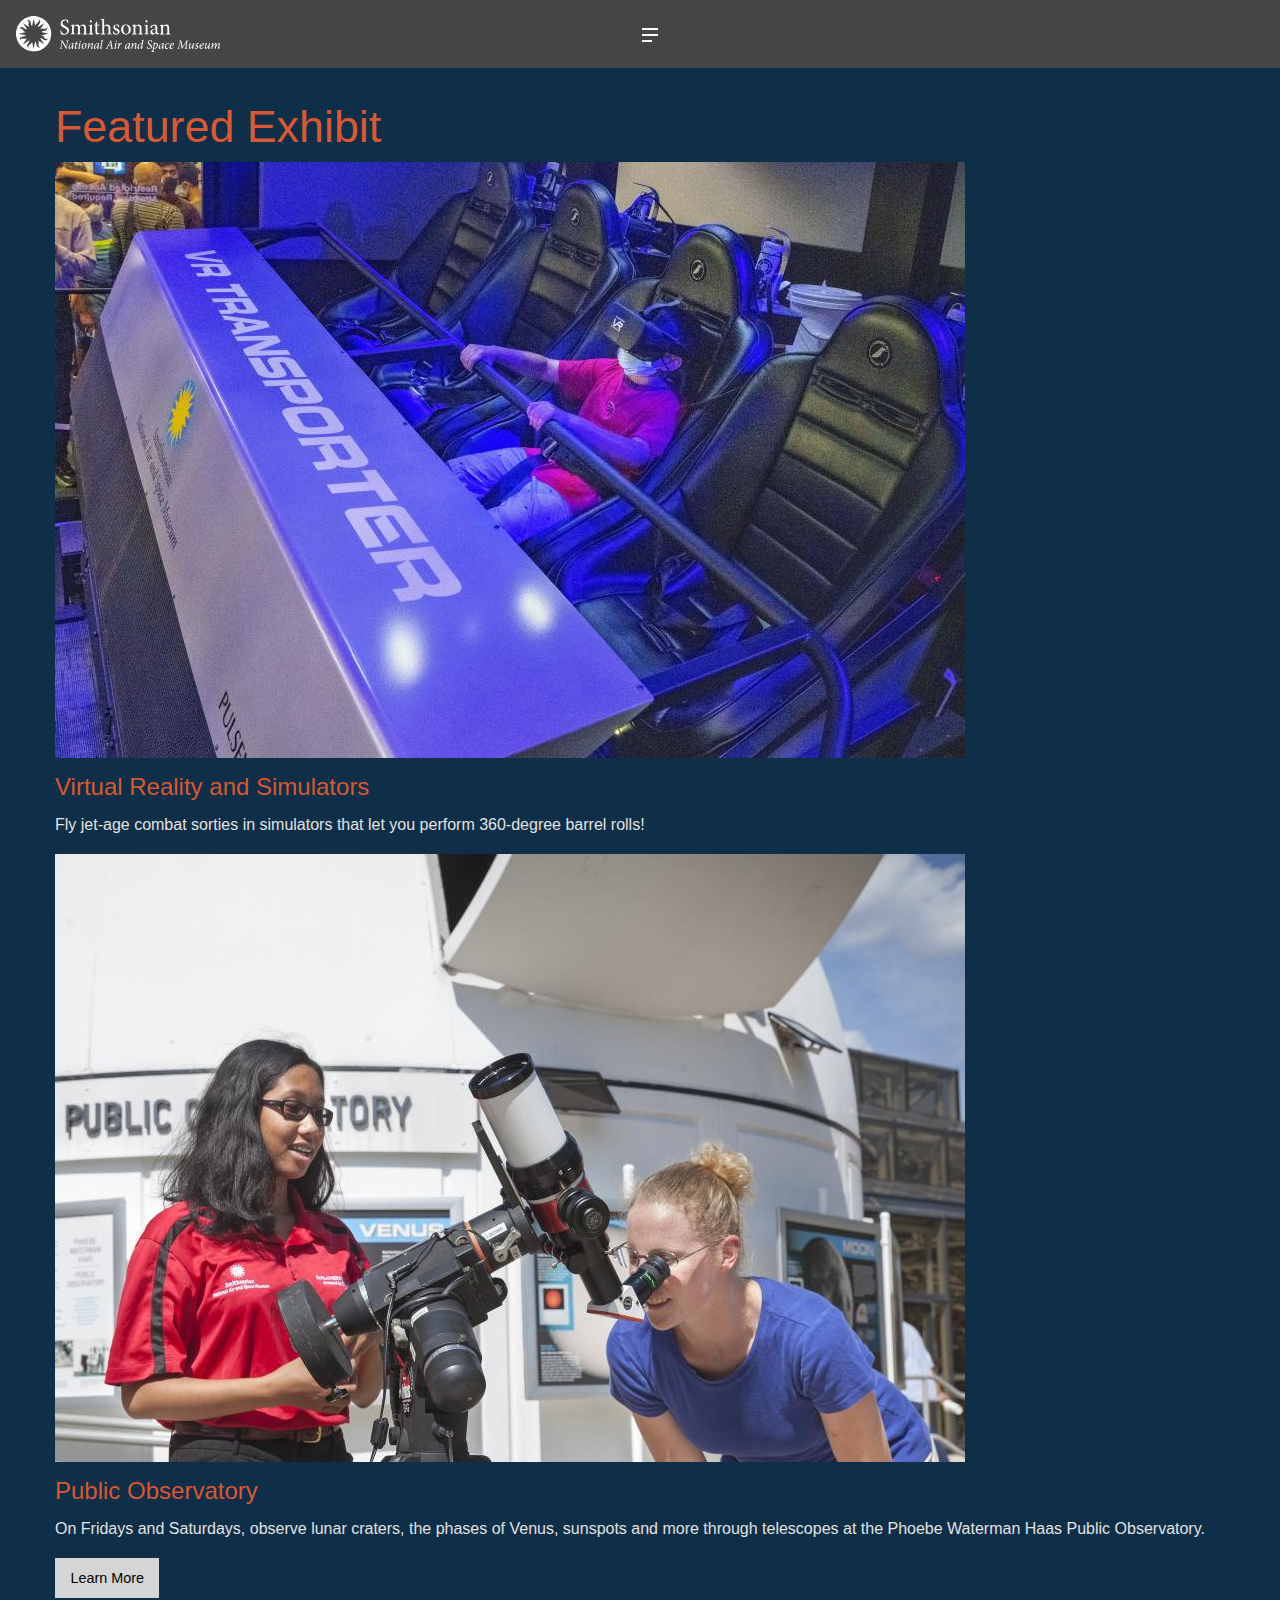
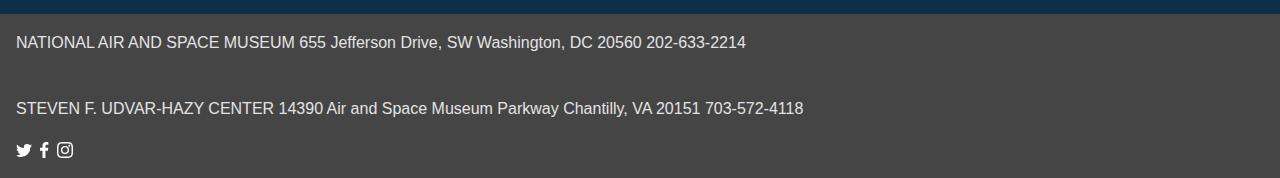
<file: featured-exhibits.html>
<!doctype html>

<html class="no-js" lang="en">

<head>
  <meta charset="utf-8" />
  <meta http-equiv="x-ua-compatible" content="ie=edge">
  <meta name="viewport" content="width=device-width, initial-scale=1.0">
  <title>GDES1060 – Air and Space Museum</title>
  <link rel="stylesheet" href="css/foundation.css">
  <link rel="stylesheet" href="css/motion-ui.min.css" />
  <link rel="stylesheet" href="css/main.css" />
</head>

<body>

  <header>

     <div class="grid-x align-middle">

        <div class="cell small-6">
          <a href="index.html"><img src="img/logo.svg"></a>
        </div>

        <div class="cell small-6">
          <img class="menu-icon" src="img/menu-icon.svg">
        </div>

        <div class="reveal" id="main-menu" data-reveal>
          <nav>
            <ul>
              <li><a href="#">Visit</a></li>
              <li><a href="#">Exhibits</a></li>
              <li><a href="#">Etc</a></li>
            </ul>
          </nav>
          <button class="close-button" data-close aria-label="Close modal" type="button"><span aria-hidden="true">Close</span></button>
        </div>
      <a href="menu-icon" data-open="main-menu" class="menu-link"><i class="fas fa-bars"></i></a>

    </div>
  </header>

<main>
  <section class="featured">
    
      <div class="grid-container">
        <div class="grid-x">
          <div class="cell">

        <h1>Featured Exhibit</h1>
        <img src="img/virtual-reality.jpg">
        <h2>Virtual Reality and Simulators</h2>
        <p>Fly jet-age combat sorties in simulators that let you perform 360-degree barrel rolls!</p>

        <img src="img/observitory.jpg">
        <h2>Public Observatory</h2>
        <p>On Fridays and Saturdays, observe lunar craters, the phases of Venus, sunspots and more through telescopes at the Phoebe Waterman Haas Public Observatory.</p>
      <a class="button" href="public-observatory.html">Learn More</a>

          </div>
        </div>
      </div>
  </section>
</main>

  <footer>
    
    <p>NATIONAL AIR AND SPACE MUSEUM
      655 Jefferson Drive, SW
      Washington, DC 20560
      202-633-2214</p>

    <br>

    <p>STEVEN F. UDVAR-HAZY CENTER
      14390 Air and Space Museum Parkway
      Chantilly, VA 20151
      703-572-4118</p>


        <img src="img/twitter-logo.svg">
        <img src="img/facebook-logo.svg">
        <img src="img/instagram-logo.svg">

  </footer>


  <script src="js/vendor.js"></script>
  <script src="js/foundation.js"></script>

  <script>
    $(document).foundation();
  </script>

</body>

</html>
</file>
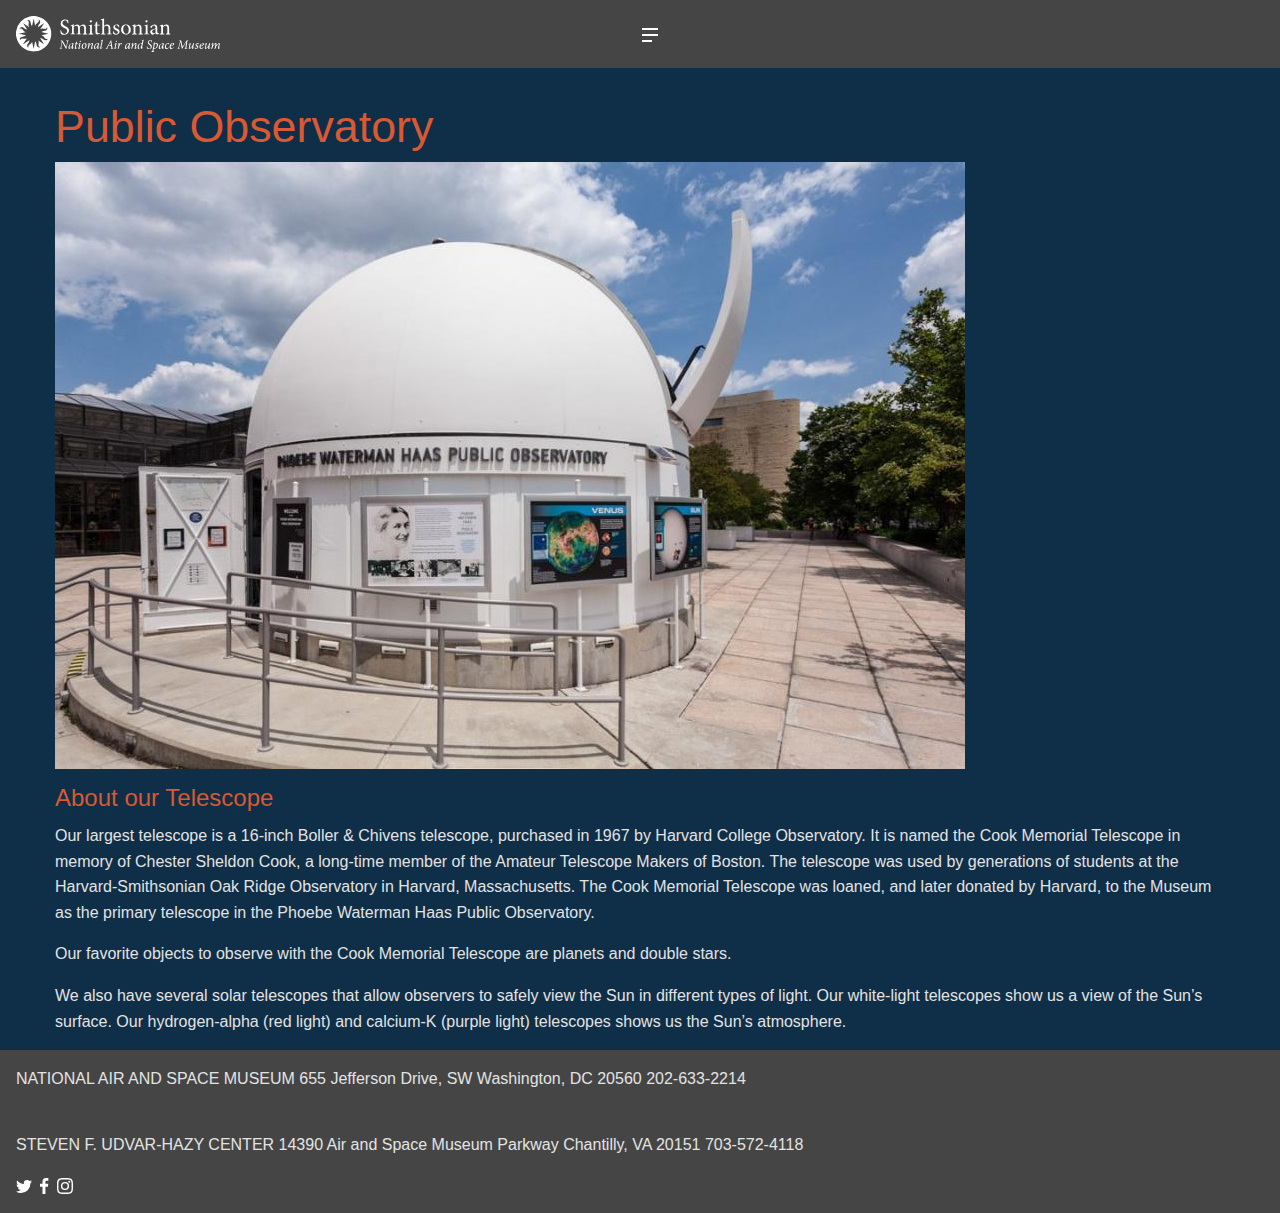
<file: public-observatory.html>
<!doctype html>

<html class="no-js" lang="en">

<head>
  <meta charset="utf-8" />
  <meta http-equiv="x-ua-compatible" content="ie=edge">
  <meta name="viewport" content="width=device-width, initial-scale=1.0">
  <title>GDES1060 – Air and Space Museum</title>
  <link rel="stylesheet" href="css/foundation.css">
  <link rel="stylesheet" href="css/motion-ui.min.css" />
  <link rel="stylesheet" href="css/main.css" />
</head>

<body>

  <header>

     <div class="grid-x align-middle">

        <div class="cell small-6">
          <a href="index.html"><img src="img/logo.svg"></a>
        </div>

        <div class="cell small-6">
          <img class="menu-icon" src="img/menu-icon.svg">
        </div>

        <div class="reveal" id="main-menu" data-reveal>
          <nav>
            <ul>
              <li><a href="#">Visit</a></li>
              <li><a href="featured-exhibits.html">Exhibits</a></li>
              <li><a href="#">Etc</a></li>
            </ul>
          </nav>
          <button class="close-button" data-close aria-label="Close modal" type="button"><span aria-hidden="true">Close</span></button>
        </div>
      <a href="menu-icon" data-open="main-menu" class="menu-link"><i class="fas fa-bars"></i></a>

    </div>

  </header>

<main>
  <section class="featured">
    
      <div class="grid-container">
        <div class="grid-x">
          <div class="cell">

        <h1>Public Observatory</h1>
        <img src="img/observitory-info.jpg">
        <h2>About our Telescope</h2>
        <p>Our largest telescope is a 16-inch Boller & Chivens telescope, purchased in 1967 by Harvard College Observatory.  It is named the Cook Memorial Telescope in memory of Chester Sheldon Cook, a long-time member of the Amateur Telescope Makers of Boston. The telescope was used by generations of students at the Harvard-Smithsonian Oak Ridge Observatory in Harvard, Massachusetts. The Cook Memorial Telescope was loaned, and later donated by Harvard, to the Museum as the primary telescope in the Phoebe Waterman Haas Public Observatory.</p>

        <p>Our favorite objects to observe with the Cook Memorial Telescope are planets and double stars.</p>

        <p>We also have several solar telescopes that allow observers to safely view the Sun in different types of light. Our white-light telescopes show us a view of the Sun’s surface. Our hydrogen-alpha (red light) and calcium-K (purple light) telescopes shows us the Sun’s atmosphere.</p>


          </div>
        </div>
      </div>
  </section>
</main>

  <footer>
    
    <p>NATIONAL AIR AND SPACE MUSEUM
      655 Jefferson Drive, SW
      Washington, DC 20560
      202-633-2214</p>

    <br>

    <p>STEVEN F. UDVAR-HAZY CENTER
      14390 Air and Space Museum Parkway
      Chantilly, VA 20151
      703-572-4118</p>


        <img src="img/twitter-logo.svg">
        <img src="img/facebook-logo.svg">
        <img src="img/instagram-logo.svg">

  </footer>


  <script src="js/vendor.js"></script>
  <script src="js/foundation.js"></script>

  <script>
    $(document).foundation();
  </script>

</body>

</html>
</file>
<file: css/main.css>
header{
	background-color: #454545;
	padding: 1rem;
}

#main-menu{
	background-color: #454545;
}

#main-menu nav {
 	display: flex;
 	height: 100%;
}

#main-menu ul {
 	margin: auto 0;
 	padding: 0;
 	list-style: none;
}

#main-menu a {
	font-family: 'Sofia Pro', sans-serif;  
 	color: #FFFF;
 	font-size: 3.5rem;
}

#close-button{
	color: #D85933;
}

body{
	background-color: #0F2E47;
}

body img{
	width: 400 px;
	height: auto;
}

main-menu{
	float: right;
}

h1 {
	color: #D85933;
	font-size: 2.8rem;
	font-family: 'Sofia Pro', sans-serif;  
	font-weight: 400;
	font-style: normal; 
	line-height: 1.2; 
	padding-top: 2rem;
}

h2 {
	color: #D85933;
	font-size: 1.5rem;
	font-family: 'Sofia Pro', sans-serif; 
	padding-top: .8rem;                                 
}

p {
	color: #E3E3E3;
	font-size: 1rem;
	font-family: 'Titillium Web', sans-serif;
}

.button{
	background-color: #D5D5D5;
	color: #000;
}

footer{
	background-color: #454545;
	padding: 1rem;
}
</file>
<file: css/motion-ui.min.css>
.slide-in-down.mui-enter{transition-duration:.5s;transition-timing-function:linear;-webkit-transform:translateY(-100%);transform:translateY(-100%);transition-property:opacity,-webkit-transform;transition-property:transform,opacity;transition-property:transform,opacity,-webkit-transform;-webkit-backface-visibility:hidden;backface-visibility:hidden}.slide-in-left.mui-enter,.slide-in-up.mui-enter{transition-duration:.5s;transition-timing-function:linear;transition-property:opacity,-webkit-transform;-webkit-backface-visibility:hidden}.slide-in-down.mui-enter.mui-enter-active{-webkit-transform:translateY(0);transform:translateY(0)}.slide-in-left.mui-enter{-webkit-transform:translateX(-100%);transform:translateX(-100%);transition-property:transform,opacity;transition-property:transform,opacity,-webkit-transform;backface-visibility:hidden}.slide-in-left.mui-enter.mui-enter-active{-webkit-transform:translateX(0);transform:translateX(0)}.slide-in-up.mui-enter{-webkit-transform:translateY(100%);transform:translateY(100%);transition-property:transform,opacity;transition-property:transform,opacity,-webkit-transform;backface-visibility:hidden}.slide-in-right.mui-enter,.slide-out-down.mui-leave{transition-duration:.5s;transition-timing-function:linear;transition-property:opacity,-webkit-transform;-webkit-backface-visibility:hidden}.slide-in-up.mui-enter.mui-enter-active{-webkit-transform:translateY(0);transform:translateY(0)}.slide-in-right.mui-enter{-webkit-transform:translateX(100%);transform:translateX(100%);transition-property:transform,opacity;transition-property:transform,opacity,-webkit-transform;backface-visibility:hidden}.slide-in-right.mui-enter.mui-enter-active{-webkit-transform:translateX(0);transform:translateX(0)}.slide-out-down.mui-leave{-webkit-transform:translateY(0);transform:translateY(0);transition-property:transform,opacity;transition-property:transform,opacity,-webkit-transform;backface-visibility:hidden}.slide-out-right.mui-leave,.slide-out-up.mui-leave{transition-property:opacity,-webkit-transform;-webkit-backface-visibility:hidden;transition-duration:.5s;transition-timing-function:linear}.slide-out-down.mui-leave.mui-leave-active{-webkit-transform:translateY(100%);transform:translateY(100%)}.slide-out-right.mui-leave{-webkit-transform:translateX(0);transform:translateX(0);transition-property:transform,opacity;transition-property:transform,opacity,-webkit-transform;backface-visibility:hidden}.slide-out-right.mui-leave.mui-leave-active{-webkit-transform:translateX(100%);transform:translateX(100%)}.slide-out-up.mui-leave{-webkit-transform:translateY(0);transform:translateY(0);transition-property:transform,opacity;transition-property:transform,opacity,-webkit-transform;backface-visibility:hidden}.slide-out-up.mui-leave.mui-leave-active{-webkit-transform:translateY(-100%);transform:translateY(-100%)}.slide-out-left.mui-leave{transition-duration:.5s;transition-timing-function:linear;-webkit-transform:translateX(0);transform:translateX(0);transition-property:opacity,-webkit-transform;transition-property:transform,opacity;transition-property:transform,opacity,-webkit-transform;-webkit-backface-visibility:hidden;backface-visibility:hidden}.fade-in.mui-enter,.fade-out.mui-leave{transition-property:opacity;transition-duration:.5s;transition-timing-function:linear}.slide-out-left.mui-leave.mui-leave-active{-webkit-transform:translateX(-100%);transform:translateX(-100%)}.fade-in.mui-enter{opacity:0}.fade-in.mui-enter.mui-enter-active,.fade-out.mui-leave{opacity:1}.fade-out.mui-leave.mui-leave-active{opacity:0}.hinge-in-from-top.mui-enter{transition-duration:.5s;transition-timing-function:linear;-webkit-transform:perspective(2000px) rotateX(-90deg);transform:perspective(2000px) rotateX(-90deg);-webkit-transform-origin:top;transform-origin:top;transition-property:opacity,-webkit-transform;transition-property:transform,opacity;transition-property:transform,opacity,-webkit-transform;opacity:0}.hinge-in-from-bottom.mui-enter,.hinge-in-from-right.mui-enter{transition-duration:.5s;transition-timing-function:linear;transition-property:opacity,-webkit-transform}.hinge-in-from-top.mui-enter.mui-enter-active{-webkit-transform:perspective(2000px) rotate(0);transform:perspective(2000px) rotate(0);opacity:1}.hinge-in-from-right.mui-enter{-webkit-transform:perspective(2000px) rotateY(-90deg);transform:perspective(2000px) rotateY(-90deg);-webkit-transform-origin:right;transform-origin:right;transition-property:transform,opacity;transition-property:transform,opacity,-webkit-transform;opacity:0}.hinge-in-from-right.mui-enter.mui-enter-active{-webkit-transform:perspective(2000px) rotate(0);transform:perspective(2000px) rotate(0);opacity:1}.hinge-in-from-bottom.mui-enter{-webkit-transform:perspective(2000px) rotateX(90deg);transform:perspective(2000px) rotateX(90deg);-webkit-transform-origin:bottom;transform-origin:bottom;transition-property:transform,opacity;transition-property:transform,opacity,-webkit-transform;opacity:0}.hinge-in-from-left.mui-enter,.hinge-in-from-middle-x.mui-enter{transition-duration:.5s;transition-timing-function:linear;transition-property:opacity,-webkit-transform}.hinge-in-from-bottom.mui-enter.mui-enter-active{-webkit-transform:perspective(2000px) rotate(0);transform:perspective(2000px) rotate(0);opacity:1}.hinge-in-from-left.mui-enter{-webkit-transform:perspective(2000px) rotateY(90deg);transform:perspective(2000px) rotateY(90deg);-webkit-transform-origin:left;transform-origin:left;transition-property:transform,opacity;transition-property:transform,opacity,-webkit-transform;opacity:0}.hinge-in-from-left.mui-enter.mui-enter-active{-webkit-transform:perspective(2000px) rotate(0);transform:perspective(2000px) rotate(0);opacity:1}.hinge-in-from-middle-x.mui-enter{-webkit-transform:perspective(2000px) rotateX(-90deg);transform:perspective(2000px) rotateX(-90deg);-webkit-transform-origin:center;transform-origin:center;transition-property:transform,opacity;transition-property:transform,opacity,-webkit-transform;opacity:0}.hinge-in-from-middle-y.mui-enter,.hinge-out-from-top.mui-leave{transition-duration:.5s;transition-timing-function:linear;transition-property:opacity,-webkit-transform}.hinge-in-from-middle-x.mui-enter.mui-enter-active{-webkit-transform:perspective(2000px) rotate(0);transform:perspective(2000px) rotate(0);opacity:1}.hinge-in-from-middle-y.mui-enter{-webkit-transform:perspective(2000px) rotateY(-90deg);transform:perspective(2000px) rotateY(-90deg);-webkit-transform-origin:center;transform-origin:center;transition-property:transform,opacity;transition-property:transform,opacity,-webkit-transform;opacity:0}.hinge-in-from-middle-y.mui-enter.mui-enter-active{-webkit-transform:perspective(2000px) rotate(0);transform:perspective(2000px) rotate(0);opacity:1}.hinge-out-from-top.mui-leave{-webkit-transform:perspective(2000px) rotate(0);transform:perspective(2000px) rotate(0);-webkit-transform-origin:top;transform-origin:top;transition-property:transform,opacity;transition-property:transform,opacity,-webkit-transform;opacity:1}.hinge-out-from-bottom.mui-leave,.hinge-out-from-right.mui-leave{transition-duration:.5s;transition-timing-function:linear;transition-property:opacity,-webkit-transform}.hinge-out-from-top.mui-leave.mui-leave-active{-webkit-transform:perspective(2000px) rotateX(-90deg);transform:perspective(2000px) rotateX(-90deg);opacity:0}.hinge-out-from-right.mui-leave{-webkit-transform:perspective(2000px) rotate(0);transform:perspective(2000px) rotate(0);-webkit-transform-origin:right;transform-origin:right;transition-property:transform,opacity;transition-property:transform,opacity,-webkit-transform;opacity:1}.hinge-out-from-right.mui-leave.mui-leave-active{-webkit-transform:perspective(2000px) rotateY(-90deg);transform:perspective(2000px) rotateY(-90deg);opacity:0}.hinge-out-from-bottom.mui-leave{-webkit-transform:perspective(2000px) rotate(0);transform:perspective(2000px) rotate(0);-webkit-transform-origin:bottom;transform-origin:bottom;transition-property:transform,opacity;transition-property:transform,opacity,-webkit-transform;opacity:1}.hinge-out-from-left.mui-leave,.hinge-out-from-middle-x.mui-leave{transition-duration:.5s;transition-timing-function:linear;transition-property:opacity,-webkit-transform}.hinge-out-from-bottom.mui-leave.mui-leave-active{-webkit-transform:perspective(2000px) rotateX(90deg);transform:perspective(2000px) rotateX(90deg);opacity:0}.hinge-out-from-left.mui-leave{-webkit-transform:perspective(2000px) rotate(0);transform:perspective(2000px) rotate(0);-webkit-transform-origin:left;transform-origin:left;transition-property:transform,opacity;transition-property:transform,opacity,-webkit-transform;opacity:1}.hinge-out-from-left.mui-leave.mui-leave-active{-webkit-transform:perspective(2000px) rotateY(90deg);transform:perspective(2000px) rotateY(90deg);opacity:0}.hinge-out-from-middle-x.mui-leave{-webkit-transform:perspective(2000px) rotate(0);transform:perspective(2000px) rotate(0);-webkit-transform-origin:center;transform-origin:center;transition-property:transform,opacity;transition-property:transform,opacity,-webkit-transform;opacity:1}.hinge-out-from-middle-y.mui-leave,.scale-in-up.mui-enter{transition-duration:.5s;transition-timing-function:linear;transition-property:opacity,-webkit-transform}.hinge-out-from-middle-x.mui-leave.mui-leave-active{-webkit-transform:perspective(2000px) rotateX(-90deg);transform:perspective(2000px) rotateX(-90deg);opacity:0}.hinge-out-from-middle-y.mui-leave{-webkit-transform:perspective(2000px) rotate(0);transform:perspective(2000px) rotate(0);-webkit-transform-origin:center;transform-origin:center;transition-property:transform,opacity;transition-property:transform,opacity,-webkit-transform;opacity:1}.hinge-out-from-middle-y.mui-leave.mui-leave-active{-webkit-transform:perspective(2000px) rotateY(-90deg);transform:perspective(2000px) rotateY(-90deg);opacity:0}.scale-in-up.mui-enter{-webkit-transform:scale(.5);transform:scale(.5);transition-property:transform,opacity;transition-property:transform,opacity,-webkit-transform;opacity:0}.scale-in-down.mui-enter,.scale-out-up.mui-leave{transition-duration:.5s;transition-timing-function:linear;transition-property:opacity,-webkit-transform}.scale-in-up.mui-enter.mui-enter-active{-webkit-transform:scale(1);transform:scale(1);opacity:1}.scale-in-down.mui-enter{-webkit-transform:scale(1.5);transform:scale(1.5);transition-property:transform,opacity;transition-property:transform,opacity,-webkit-transform;opacity:0}.scale-in-down.mui-enter.mui-enter-active{-webkit-transform:scale(1);transform:scale(1);opacity:1}.scale-out-up.mui-leave{-webkit-transform:scale(1);transform:scale(1);transition-property:transform,opacity;transition-property:transform,opacity,-webkit-transform;opacity:1}.scale-out-down.mui-leave,.spin-in.mui-enter{transition-duration:.5s;transition-timing-function:linear;transition-property:opacity,-webkit-transform}.scale-out-up.mui-leave.mui-leave-active{-webkit-transform:scale(1.5);transform:scale(1.5);opacity:0}.scale-out-down.mui-leave{-webkit-transform:scale(1);transform:scale(1);transition-property:transform,opacity;transition-property:transform,opacity,-webkit-transform;opacity:1}.scale-out-down.mui-leave.mui-leave-active{-webkit-transform:scale(.5);transform:scale(.5);opacity:0}.spin-in.mui-enter{-webkit-transform:rotate(-.75turn);transform:rotate(-.75turn);transition-property:transform,opacity;transition-property:transform,opacity,-webkit-transform;opacity:0}.spin-in-ccw.mui-enter,.spin-out.mui-leave{transition-property:opacity,-webkit-transform;transition-duration:.5s;transition-timing-function:linear}.spin-in.mui-enter.mui-enter-active{-webkit-transform:rotate(0);transform:rotate(0);opacity:1}.spin-out.mui-leave{-webkit-transform:rotate(0);transform:rotate(0);transition-property:transform,opacity;transition-property:transform,opacity,-webkit-transform;opacity:1}.spin-out.mui-leave.mui-leave-active{-webkit-transform:rotate(.75turn);transform:rotate(.75turn);opacity:0}.spin-in-ccw.mui-enter{-webkit-transform:rotate(.75turn);transform:rotate(.75turn);transition-property:transform,opacity;transition-property:transform,opacity,-webkit-transform;opacity:0}.spin-in-ccw.mui-enter.mui-enter-active{-webkit-transform:rotate(0);transform:rotate(0);opacity:1}.spin-out-ccw.mui-leave{transition-duration:.5s;transition-timing-function:linear;-webkit-transform:rotate(0);transform:rotate(0);transition-property:opacity,-webkit-transform;transition-property:transform,opacity;transition-property:transform,opacity,-webkit-transform;opacity:1}.spin-out-ccw.mui-leave.mui-leave-active{-webkit-transform:rotate(-.75turn);transform:rotate(-.75turn);opacity:0}.slow{transition-duration:750ms!important}.linear{transition-timing-function:linear!important;-webkit-animation-timing-function:linear!important;animation-timing-function:linear!important}.ease{transition-timing-function:ease!important;-webkit-animation-timing-function:ease!important;animation-timing-function:ease!important}.ease-in{transition-timing-function:ease-in!important;-webkit-animation-timing-function:ease-in!important;animation-timing-function:ease-in!important}.ease-out{transition-timing-function:ease-out!important;-webkit-animation-timing-function:ease-out!important;animation-timing-function:ease-out!important}.ease-in-out{transition-timing-function:ease-in-out!important;-webkit-animation-timing-function:ease-in-out!important;animation-timing-function:ease-in-out!important}.bounce-in{transition-timing-function:cubic-bezier(.485,.155,.24,1.245)!important;-webkit-animation-timing-function:cubic-bezier(.485,.155,.24,1.245)!important;animation-timing-function:cubic-bezier(.485,.155,.24,1.245)!important}.bounce-out{transition-timing-function:cubic-bezier(.485,.155,.515,.845)!important;-webkit-animation-timing-function:cubic-bezier(.485,.155,.515,.845)!important;animation-timing-function:cubic-bezier(.485,.155,.515,.845)!important}.bounce-in-out{transition-timing-function:cubic-bezier(.76,-.245,.24,1.245)!important;-webkit-animation-timing-function:cubic-bezier(.76,-.245,.24,1.245)!important;animation-timing-function:cubic-bezier(.76,-.245,.24,1.245)!important}.short-delay{transition-delay:.3s!important;-webkit-animation-delay:.3s!important;animation-delay:.3s!important}.long-delay{transition-delay:.7s!important;-webkit-animation-delay:.7s!important;animation-delay:.7s!important}.shake{-webkit-animation-name:shake-7;animation-name:shake-7}@-webkit-keyframes shake-7{0%,10%,20%,30%,40%,50%,60%,70%,80%,90%{-webkit-transform:translateX(7%);transform:translateX(7%)}15%,25%,35%,45%,5%,55%,65%,75%,85%,95%{-webkit-transform:translateX(-7%);transform:translateX(-7%)}}@keyframes shake-7{0%,10%,20%,30%,40%,50%,60%,70%,80%,90%{-webkit-transform:translateX(7%);transform:translateX(7%)}15%,25%,35%,45%,5%,55%,65%,75%,85%,95%{-webkit-transform:translateX(-7%);transform:translateX(-7%)}}.spin-cw{-webkit-animation-name:spin-cw-1turn;animation-name:spin-cw-1turn}@-webkit-keyframes spin-cw-1turn{0%{-webkit-transform:rotate(-1turn);transform:rotate(-1turn)}100%{-webkit-transform:rotate(0);transform:rotate(0)}}.spin-ccw{-webkit-animation-name:spin-cw-1turn;animation-name:spin-cw-1turn}@keyframes spin-cw-1turn{0%,100%{-webkit-transform:rotate(0);transform:rotate(0)}100%{-webkit-transform:rotate(1turn);transform:rotate(1turn)}}.wiggle{-webkit-animation-name:wiggle-7deg;animation-name:wiggle-7deg}@-webkit-keyframes wiggle-7deg{40%,50%,60%{-webkit-transform:rotate(7deg);transform:rotate(7deg)}35%,45%,55%,65%{-webkit-transform:rotate(-7deg);transform:rotate(-7deg)}0%,100%,30%,70%{-webkit-transform:rotate(0);transform:rotate(0)}}@keyframes wiggle-7deg{40%,50%,60%{-webkit-transform:rotate(7deg);transform:rotate(7deg)}35%,45%,55%,65%{-webkit-transform:rotate(-7deg);transform:rotate(-7deg)}0%,100%,30%,70%{-webkit-transform:rotate(0);transform:rotate(0)}}.shake,.spin-ccw,.spin-cw,.wiggle{-webkit-animation-duration:.5s;animation-duration:.5s}.infinite{-webkit-animation-iteration-count:infinite;animation-iteration-count:infinite}.slow{-webkit-animation-duration:750ms!important;animation-duration:750ms!important}.fast{transition-duration:250ms!important;-webkit-animation-duration:250ms!important;animation-duration:250ms!important}
</file>
